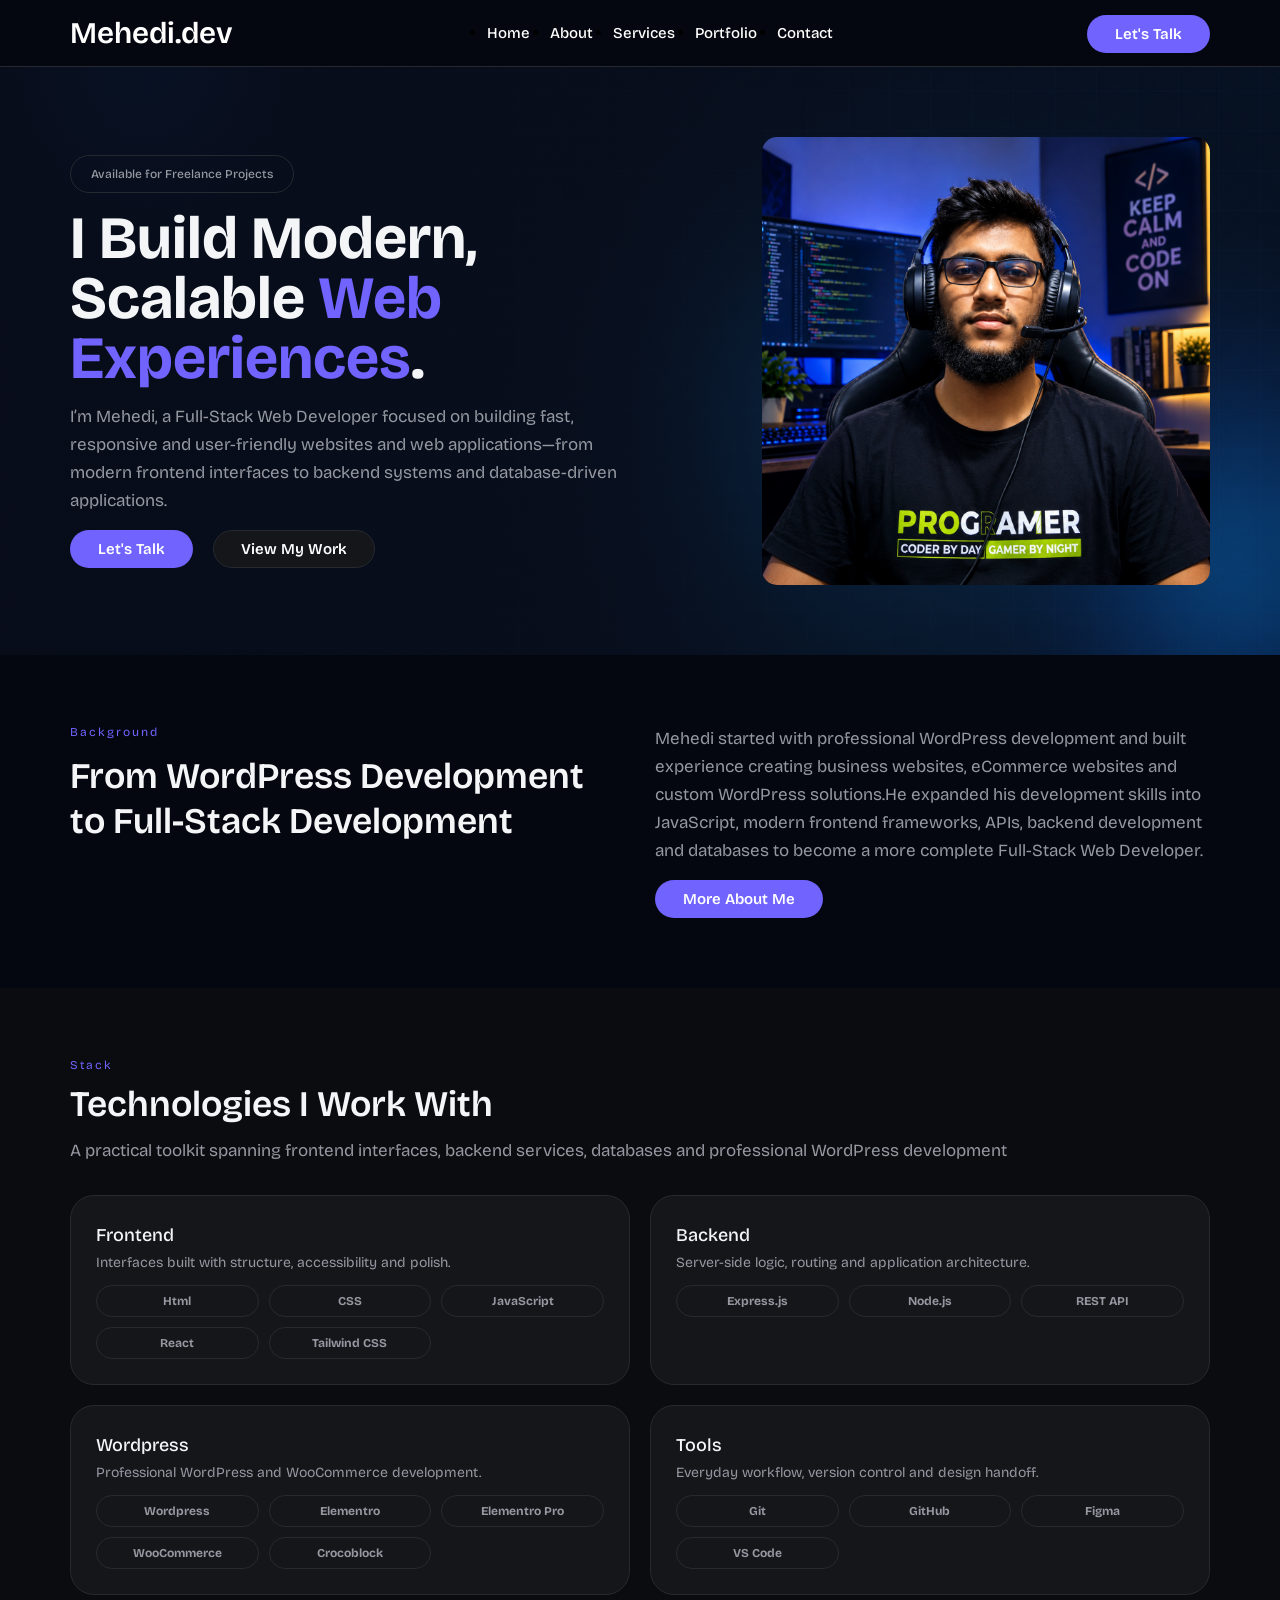
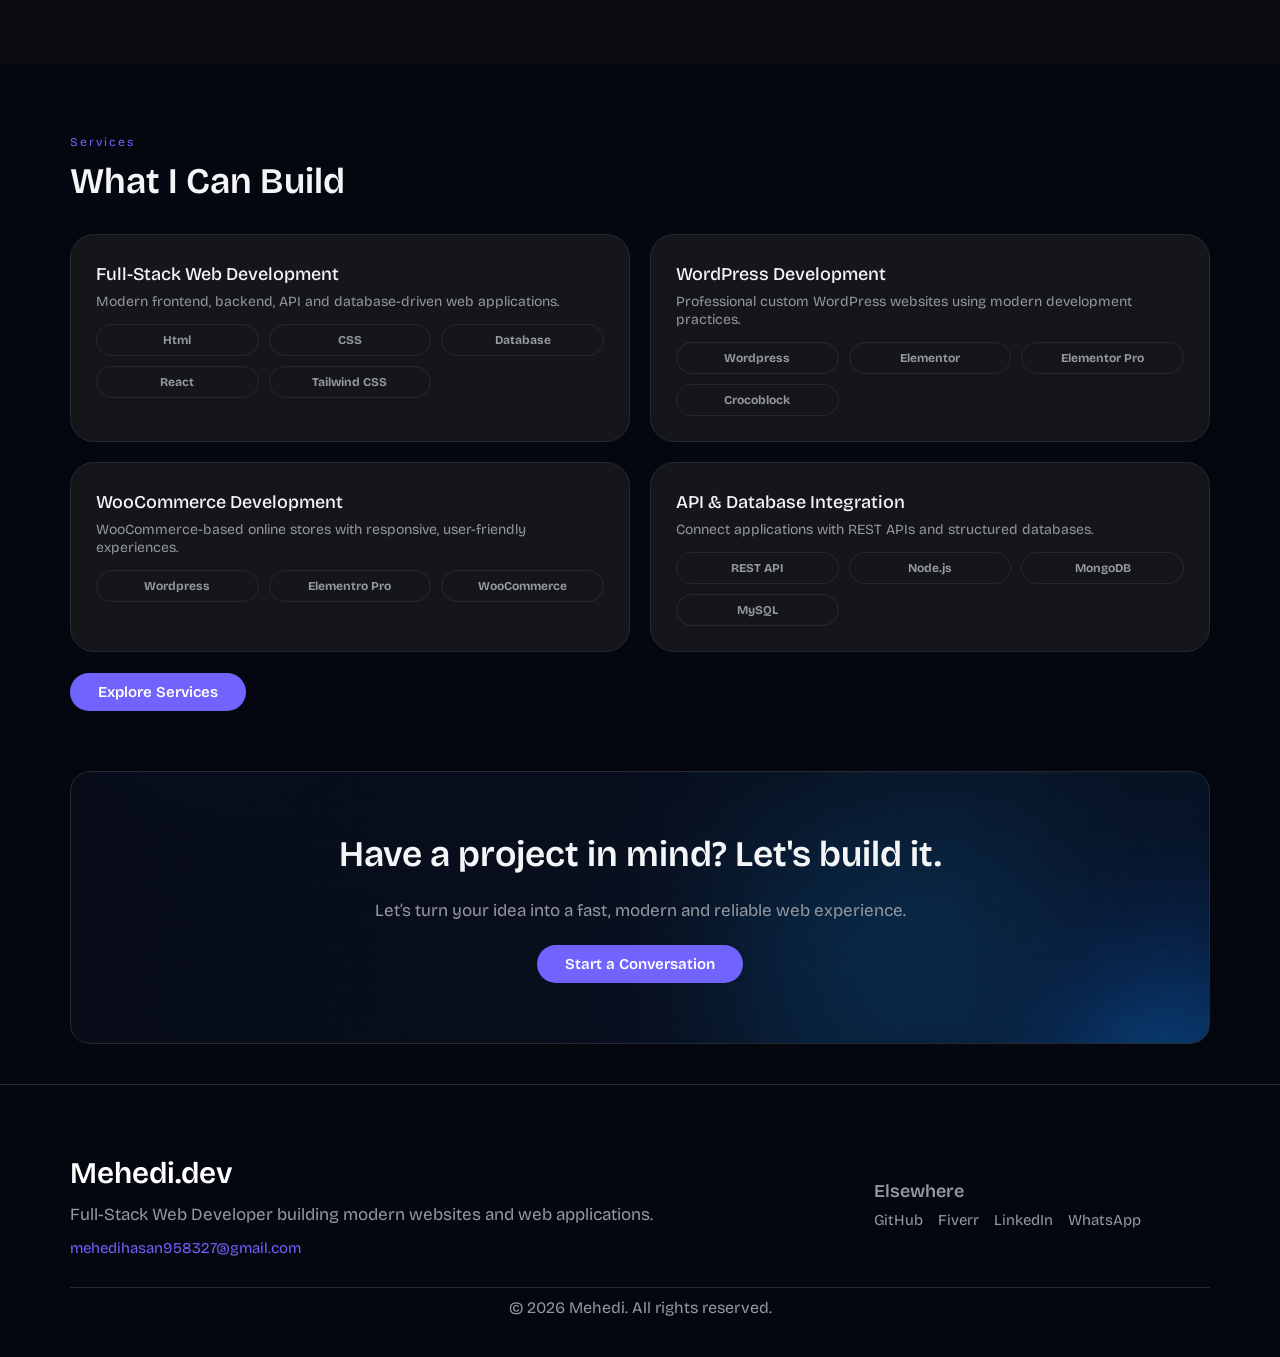
<file: index.html>
<!DOCTYPE html>
<html lang="en">
<head>
  <meta charset="UTF-8">
  <meta name="viewport" content="width=device-width, initial-scale=1.0">
  <title>Mehedi-Wordpess Developer</title>
  <link rel="preconnect" href="https://fonts.googleapis.com">
<link rel="preconnect" href="https://fonts.gstatic.com" crossorigin>
<link href="https://fonts.googleapis.com/css2?family=Bricolage+Grotesque:opsz,wght@12..96,200..800&display=swap" rel="stylesheet">
  <link rel="stylesheet" href="style.css">
</head>

<body>
  <!-- header start -->
  <header>
 <section class="header-container">
  <div>
 <h4 class="logo">Mehedi.dev</h4>
  </div>
  <nav>
    <ul>
      <li><a href="./index.html">Home</a></li>
      <li><a href="./about.html">About</a></li>
      <li><a href="./services.html">Services</a></li>
      <li><a href="./portfolio.html">Portfolio</a></li>
      <li><a href="./contact.html">Contact</a></li>
    </ul>
  </nav>
  <div class="btn">
    <a href="" class="comonbtn">Let's Talk</a>

  </div>

 </section>

  </header>
  <!-- header end -->
   

  <!-- main start -->
  <main>
    <!-- hero start -->
     <section class="hero-parent">
<div class="hero-child">
  <div class="hero-left">
    <h5>Available for Freelance Projects</h5>
    <h1>I Build Modern, Scalable <span>Web Experiences</span>.</h1>
    <p>I’m Mehedi, a Full-Stack Web Developer focused on building fast, responsive and user-friendly websites and web applications—from modern frontend interfaces to backend systems and database-driven applications.</p>
    <div class="hero-btn">
      <a href="" class="comonbtn">Let's Talk</a>
      <a href="" class="second-btn">View My Work</a>
    </div>
  </div>
  <div class="hero-right">
    <img src="./image/mehedi.png" alt="Mehedi Hasan">
    
  </div>

</div>
     </section>

<!-- hero end -->

<!-- about start -->

<section class="about-parent">
<div class="about-child">
  <div class="about-left">
    <h6 class="short-head">Background</h6>
   <h4 class="secondary-heading">From WordPress Development to Full-Stack Development</h4>
  </div>
  <div class="about-right">
    <p class="comon-p">Mehedi started with professional WordPress development and built experience creating business websites, eCommerce websites and custom WordPress solutions.He expanded his development skills into JavaScript, modern frontend frameworks, APIs, backend development and databases to become a more complete Full-Stack Web Developer.</p>
    <a href="" class="comonbtn">More About Me</a>
  </div>
</div>
</section>
 <!-- about end -->

 <!-- stack start -->
  <section class="stact-parent">
    <div class="stack-child">
      <div class="stack-child-top">
        <h6 class="short-head">Stack</h6>
        <h4 class="secondary-heading">Technologies I Work With</h4>
        <p class="comon-p">A practical toolkit spanning frontend interfaces, backend services, databases and professional WordPress development</p>
      </div>
      <div class="stack-child-bottom">
        <div class="stack-card">
          <h5 class="stack-head">Frontend</h5>
          <p class="stact-para">Interfaces built with structure, accessibility and polish.</p>
         <div class="stack-skill">
          <h6>Html</h6>
          <h6>CSS</h6>
          <h6>JavaScript</h6>
          <h6>React</h6>
          <h6>Tailwind CSS</h6>
         </div>
        </div>
        <div class="stack-card">
          <h5 class="stack-head">Backend</h5>
          <p class="stact-para">Server-side logic, routing and application architecture.</p>
            <div class="stack-skill">
          <h6>Express.js</h6>
          <h6>Node.js</h6>
          <h6>REST API</h6>
         </div>
        </div>
        <div class="stack-card">
          <h5 class="stack-head">Wordpress</h5>
          <p class="stact-para">Professional WordPress and WooCommerce development.</p>
            <div class="stack-skill">
          <h6>Wordpress</h6>
          <h6>Elementro</h6>
          <h6>Elementro Pro</h6>
          <h6>WooCommerce</h6>
          <h6>Crocoblock</h6>
         </div>
        </div>
        <div class="stack-card">
          <h5 class="stack-head">Tools</h5>
          <p class="stact-para">Everyday workflow, version control and design handoff.</p>
            <div class="stack-skill">
          <h6>Git</h6>
          <h6>GitHub</h6>
          <h6>Figma</h6>
          <h6>VS Code</h6>
         </div>
        </div>
      </div>

    </div>

  </section>
  <!-- stack end -->

 <!-- Services-->
  <section class="services-parent">
    <div class="stack-child">
      <div class="stack-child-top">
        <h6 class="short-head">Services</h6>
        <h4 class="secondary-heading">What I Can Build</h4>
    
      </div>
      <div class="stack-child-bottom">
        <div class="stack-card">
          <h5 class="stack-head">Full-Stack Web Development</h5>
          <p class="stact-para">Modern frontend, backend, API and database-driven web applications.</p>
         <div class="stack-skill">
          <h6>Html</h6>
          <h6>CSS</h6>
          <h6>Database</h6>
          <h6>React</h6>
          <h6>Tailwind CSS</h6>
         </div>
        </div>
        <div class="stack-card">
          <h5 class="stack-head">WordPress Development</h5>
          <p class="stact-para">Professional custom WordPress websites using modern development practices.</p>
            <div class="stack-skill">
          <h6>Wordpress</h6>
          <h6>Elementor</h6>
          <h6>Elementor Pro</h6>
          <h6>Crocoblock</h6>
         </div>
        </div>
        <div class="stack-card">
          <h5 class="stack-head">WooCommerce Development</h5>
          <p class="stact-para">WooCommerce-based online stores with responsive, user-friendly experiences.</p>
            <div class="stack-skill">
          <h6>Wordpress</h6>
          <h6>Elementro Pro</h6>
          <h6>WooCommerce</h6>
         </div>
        </div>
        <div class="stack-card">
          <h5 class="stack-head">API & Database Integration</h5>
          <p class="stact-para">Connect applications with REST APIs and structured databases.</p>
            <div class="stack-skill">
          <h6>REST API</h6>
          <h6>Node.js</h6>
          <h6>MongoDB</h6>
          <h6>MySQL</h6>
         </div>
        </div>
      </div>
      <div class="service-button">
        <a href="./services.html" class="comonbtn">Explore Services</a>
      </div>

    </div>

  </section>
  <!-- Services end -->

<!-- hero cta start-->
 <section class="hero-cta-parent">
  <div class="hero-cta-child">
   <h4 class="secondary-heading">Have a project in mind? Let's build it.</h4>
    <p class="comon-p">Let’s turn your idea into a fast, modern and reliable web experience.</p>
   <a href="./contact.html" class="comonbtn">Start a Conversation</a>

  </div>

 </section>
 <!-- hero cta end -->




  </main>
  <!-- main end -->

  <!-- footer start -->
  <footer class="footer-parent">
<section class="footer-child">
  <div class="footer-top">
    <div class="footer-top-one">
      <h4 class="logo">Mehedi.dev</h4>
      <p class="comon-p">Full-Stack Web Developer building modern websites and web applications.</p>
      <a href="mailto:mehedihasan958327@gmial.com">mehedihasan958327@gmail.com</a>
    </div>
    <div class="footer-top-three">
      <h4 class="foot-h4">Elsewhere</h4>
      <ul>
        <li><a href="https://github.com/mehedi852-ccpc">GitHub</a></li>
        <li><a href="">Fiverr</a></li>
        <li><a href="">LinkedIn</a></li>
        <li><a href="">WhatsApp</a></li>
      </ul>
    </div>
  </div>
  <div class="footer-bottom">
    <p>© 2026 Mehedi. All rights reserved.</p>
  </div>
</section>
  </footer>
  <!-- footer end -->
  
</body>
</html>
</file>
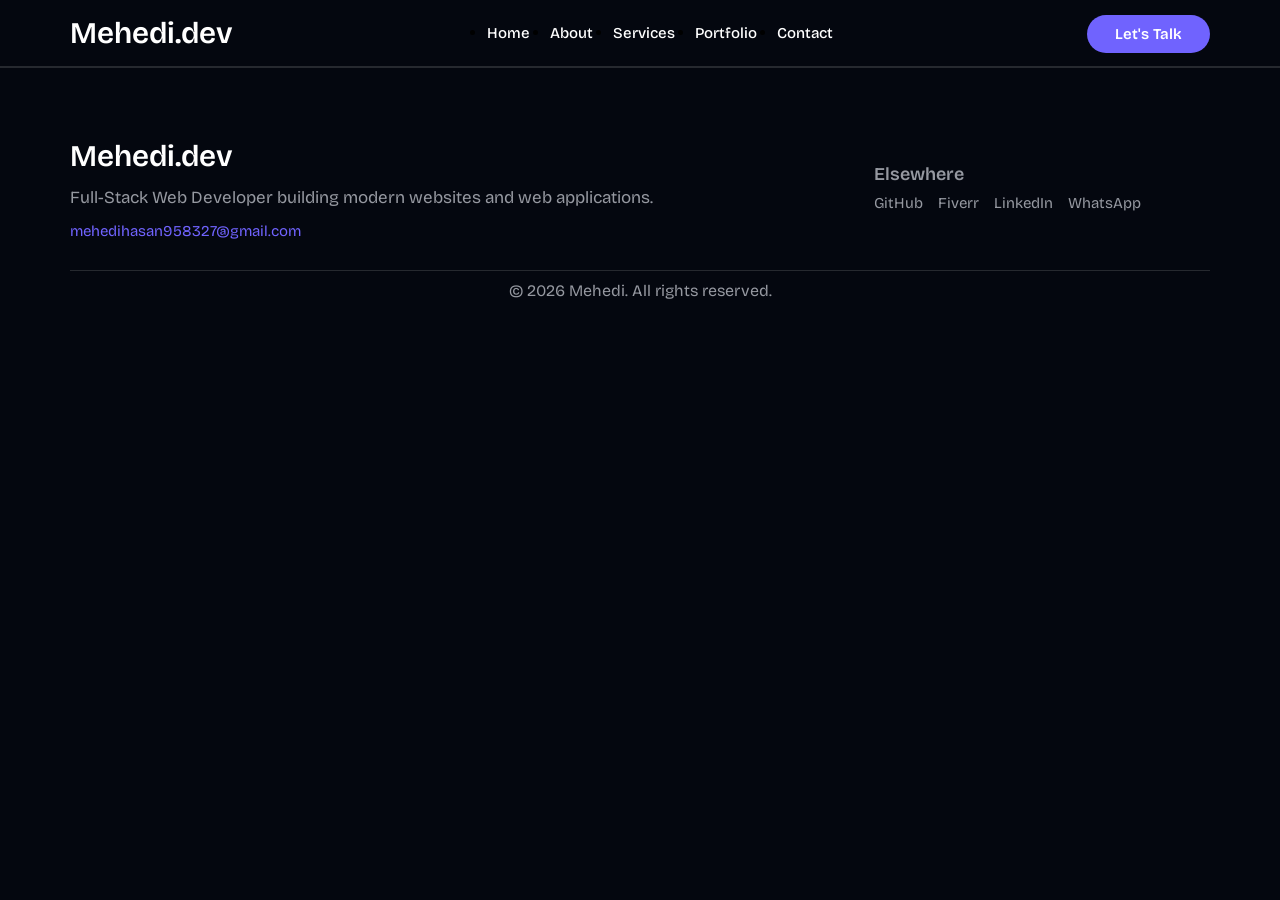
<file: about.html>
<!DOCTYPE html>
<html lang="en">
<head>
  <meta charset="UTF-8">
  <meta name="viewport" content="width=device-width, initial-scale=1.0">
  <title>Mehedi-Wordpess Developer</title>
  <link rel="preconnect" href="https://fonts.googleapis.com">
<link rel="preconnect" href="https://fonts.gstatic.com" crossorigin>
<link href="https://fonts.googleapis.com/css2?family=Bricolage+Grotesque:opsz,wght@12..96,200..800&display=swap" rel="stylesheet">
  <link rel="stylesheet" href="style.css">
</head>

<body>
  <!-- header start -->
  <header>
 <section class="header-container">
  <div>
 <h4 class="logo">Mehedi.dev</h4>
  </div>
  <nav>
    <ul>
       <li><a href="./index.html">Home</a></li>
      <li><a href="./about.html">About</a></li>
      <li><a href="./services.html">Services</a></li>
      <li><a href="./portfolio.html">Portfolio</a></li>
      <li><a href="./contact.html">Contact</a></li>
    </ul>
  </nav>
  <div class="btn">
    <a href="" class="comonbtn">Let's Talk</a>

  </div>

 </section>

  </header>
  <!-- header end -->
   

  <!-- main start -->
  <main>







  </main>
  <!-- main end -->

  <!-- footer start -->
  <footer class="footer-parent">
<section class="footer-child">
  <div class="footer-top">
    <div class="footer-top-one">
      <h4 class="logo">Mehedi.dev</h4>
      <p class="comon-p">Full-Stack Web Developer building modern websites and web applications.</p>
      <a href="mailto:mehedihasan958327@gmial.com">mehedihasan958327@gmail.com</a>
    </div>
    <div class="footer-top-three">
      <h4 class="foot-h4">Elsewhere</h4>
      <ul>
        <li><a href="https://github.com/mehedi852-ccpc">GitHub</a></li>
        <li><a href="">Fiverr</a></li>
        <li><a href="">LinkedIn</a></li>
        <li><a href="">WhatsApp</a></li>
      </ul>
    </div>
  </div>
  <div class="footer-bottom">
    <p>© 2026 Mehedi. All rights reserved.</p>
  </div>
</section>
  </footer>
  <!-- footer end -->
  
</body>
</html>
</file>
<file: style.css>
*{
  margin: 0;
  padding: 0;
  box-sizing: border-box;
  font-family: "Bricolage Grotesque";
}
body{
 background-color:
     rgba(4, 7, 15, 1);
}
/* comon head */
.short-head{
color: rgba(112, 99, 254, 1);
font-size: 12px;
font-weight: 400;
letter-spacing: 2px;
}
/* second heading */
.secondary-heading{
color: #f4f5f7;
font-size: 36px;
line-height: 45px;
font-weight: 600;
}
/* comon btn */
.comonbtn{
  padding: 10px 28px;
  font-size: 15px;
  font-weight: 600;
  color: white;
  background-color:rgba(112, 99, 254, 1);
  border-radius: 99px;
  text-decoration: none;
  width: fit-content;
  
}
.comonbtn:hover{
  padding: 9px 27px;
  font-size: 15px;
  font-weight: 600;
  color: white;
  background-color:rgba(112, 99, 254, 0);
  border: 1px solid #7063fe;
  border-radius: 99px;
  text-decoration: none;
  width: fit-content;
}

header{
  border-bottom: 1px solid rgba(38, 41, 47, 1);
  position: sticky;
  top: 0px;
  background-color: rgba(4, 7, 15, 1);
}
.header-container{
  width: 1140px;
  margin: 0 auto;
  display: flex;
justify-content:space-between;
align-items: center;
padding:15px 0px;
}
.logo{
font-size: 30px;
font-weight: 600;
color: white;
}
.hero-btn{
  display: flex;
  gap: 20px;
}


nav ul{
  display: flex;
  align-items: center;
  justify-content: center;
  gap: 20px;
}
nav ul li a{
  text-decoration: none;
  color: white;
  font-weight: 500;
  font-size: 15px;
  line-height: 20px;
}
nav ul li a:hover{
  color: rgba(112, 99, 254, 1);
}
/* header end */

.hero-parent{
  background-image:
        linear-gradient(
            90deg,
            rgba(8, 12, 25, 0.96) 0%,
            rgba(8, 12, 25, 0.75) 50%,
            rgba(8, 12, 25, 0.25) 100%
        ),
        url("./image/hero\ bg.png");

    background-size: cover;
    background-position: center;
    background-repeat: no-repeat;
}
.hero-child{
  width: 1140px;
  margin: 0 auto;
  display: flex;
justify-content:space-between;
align-items: center;
gap: 20px;
padding: 70px 0px;
}
.hero-left{
  flex-basis: 50%;
  display: flex;
  flex-direction: column;
  gap: 15px;
}
.hero-left h5{
  color: #9598a0;
  padding: 8px 20px;
  font-weight: 500;
  font-size: 12px;
  line-height: 20px;
  border-radius: 99px;
  width: fit-content;
border: 1px solid  rgba(38, 41, 47, 1);

}
.hero-left h1{
  color:#f4f5f7;
  font-size: 60px;
  line-height: 60px;
  font-weight: 700;
}
.hero-left h1 span{
  color:rgba(112, 99, 254, 1) ;
}
.hero-left p,.comon-p{
  color: #9598a0;
  font-size: 17px;
  font-weight: 400;
  line-height: 28px;
}

.second-btn{padding: 9px 27px;
  font-size: 15px;
  font-weight: 600;
  color: white;
  border: 1px solid rgba(38, 41, 47, 1);
  background-color:rgba(20, 22, 26, 1);
  border-radius: 99px;
  text-decoration: none;
  width: fit-content;

}
.second-btn:hover{
  border: 1px solid rgba(112, 99, 254, 1)  ;
}

.hero-right{
  flex-basis: 50%;
  display: flex;
  justify-content: right;
  align-items: center;
}
.hero-right img{
  width: 80%;
  border-radius:15px ;

}

/* hero end */

/* about start */
/* .about-parent{

  border-top: 1px solid rgba(38, 41, 47, 1);
  border-bottom: 1px solid rgba(38, 41, 47, 1);
} */
.about-child{
 width: 1140px;
  margin: 0 auto;
  display: flex;
justify-content:space-between;
align-items: start;
gap: 30px;
padding: 70px 0px;
}
.about-left{
flex-basis: 50%;
display: flex;
flex-direction: column;
gap: 15px;
}


.about-right{
  flex-basis: 50%;
justify-content: start;
display: flex;
 flex-direction: column;
gap: 15px; 
}

/* stack start */
.stact-parent{
   background-color: rgba(18, 17, 17, 0.483);
}
.stack-child{
  width: 1140px;
  margin: 0 auto;
  display: flex;
  flex-direction: column;
justify-content:space-between;
/* align-items: start; */
gap: 30px;
padding: 70px 0px;
}
.stack-child-top{
  display: flex;
  justify-content: start;
  flex-direction: column;
  flex-basis: 100%;
  gap: 10px;
}
.stack-child-bottom{
  display: grid;
  grid-template-columns: 1fr 1fr;
  gap: 20px;
}
.stack-head{
  font-size: 18px;
  font-weight: 500;
  line-height:28px ;
  color:#f4f5f7
;
}
.stack-card{
  background-color: rgba(20, 22, 26, 1);
  border:1px solid rgba(38, 41, 47, 1);
  border-radius: 24px;
  padding: 25px;
  display: flex;
  flex-direction: column;
  gap: 5px;
   transition: 0.3s ease;
}
.stack-card:hover{
   border:1px solid #7063fe;
    transform: skewX(-3deg) ;
}
.stack-skill{
  margin-top: 8px;
  display: grid;
  grid-template-columns: repeat(3,1fr);
  gap: 10px;
}
.stack-skill h6{
font-size: 12px;
line-height: 18px;
color: #9598a0;
padding: 6px 12px;
text-align: center;
border-radius: 99px;
border: 1px solid rgba(38, 41, 47, 1);
}
.stack-skill h6:hover{
  border: 1px solid #7063fe;
}
.stact-para{
  font-size:14px ;
  color: #9598a0;
  line-height: 18px;
  font-weight: 400;
}

/* stack end */


/* cta */
.hero-cta-child{
   background-image:
        linear-gradient(
            90deg,
            rgba(8, 12, 25, 0.96) 0%,
            rgba(8, 12, 25, 0.75) 50%,
            rgba(8, 12, 25, 0.25) 100%
        ),
        url("./image/hero\ bg.png");
    background-size: cover;
    background-position: center;
    background-repeat: no-repeat;
  width: 1140px;
  margin: 0 auto;
  display: flex;
  flex-direction: column;
justify-content:space-between;
align-items: center;
gap: 20px;
padding: 60px 0px;
border: 1px solid rgba(38, 41, 47, 1);
border-radius: 20px;
margin-bottom: 40px ;
}
/* cta end */

/* footer */
.footer-parent{
   border-top: 1px solid rgba(38, 41, 47, 1);
}
.footer-child{
  width: 1140px;
  margin: 0 auto;
  display: flex;
  flex-direction: column;
justify-content:space-between;
/* align-items: center; */
gap: 30px;
padding: 70px 0px 30px 0px;
}

.footer-top{
  /* flex-basis: 100%; */
  display: flex;
  justify-content: space-between;
  align-items: center;
 
  gap: 20px;
}
.footer-top-one{
  display: flex;
  flex-basis: 70%;

  gap: 10px;
  flex-direction: column;
}
.footer-top-one a{
  text-decoration: none;
  color: rgba(112, 99, 254, 1);
  font-size: 15px;
}
.footer-top-three{
   display: flex;
  flex-basis: 30%;
  gap: 10px;
  flex-direction: column;
}
.footer-top-three ul{
 gap: 15px;
  display: flex;
}
.footer-top-three ul li{
  list-style: none;
}
.footer-top-three ul li a{
  text-decoration: none;
  color: #9598a0;
  font-size: 15px;
  font-weight: 400;
  line-height: 20px;
}
.footer-top-three ul li a:hover{
  color: white;
}
.footer-bottom{
  padding: 10px 0px;
  border-top: 1px solid rgba(38, 41, 47, 1);
  /* flex-basis: 100%; */
  display: flex;
  justify-content: center;
  align-items: center;
}
.footer-bottom p{
  color: #9598a0;

}
.foot-h4{
  color: #9598a0;
  font-size: 18px;
  line-height: 18px;
  font-weight: 600;
}
</file>
